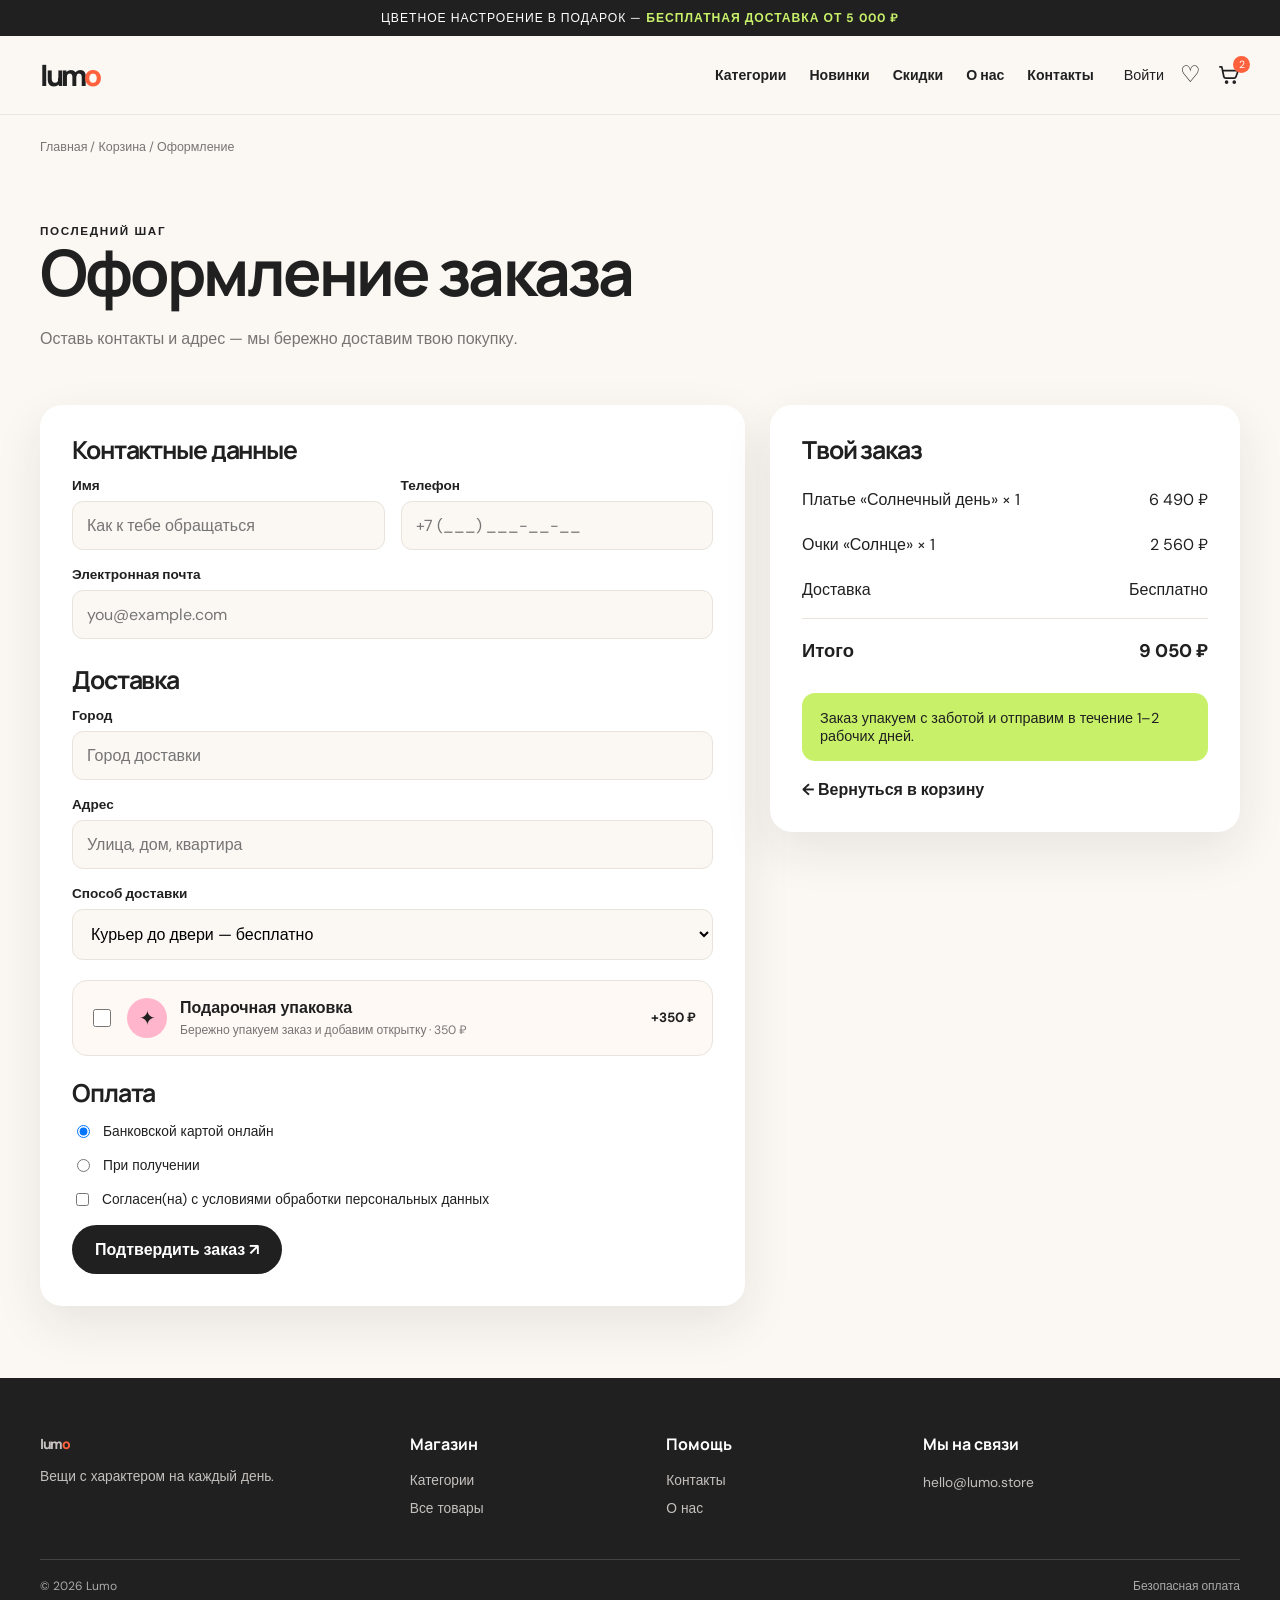
<file: checkout.html>
<!doctype html>
<html lang="ru"><head><meta charset="utf-8"><meta name="viewport" content="width=device-width, initial-scale=1"><title>Оформление заказа — Lumo</title>  <meta name="theme-color" content="#c8f169">
  <link rel="icon" href="favicon.ico" sizes="any">
  <link rel="icon" href="favicon.svg" type="image/svg+xml">
  <link rel="icon" href="favicon-32.png" type="image/png" sizes="32x32">
  <link rel="apple-touch-icon" href="apple-touch-icon.png">
  <link rel="manifest" href="site.webmanifest">
  <link rel="stylesheet" href="styles.css"></head><body>
<div class="announcement">ЦВЕТНОЕ НАСТРОЕНИЕ В ПОДАРОК — <strong>БЕСПЛАТНАЯ ДОСТАВКА ОТ 5 000 ₽</strong></div><header class="header"><div class="container header-inner"><a class="logo" href="index.html">lum<span>o</span></a><details class="menu-toggle"><summary>☰</summary><nav class="nav"><a href="category.html">Категории</a><a href="products.html">Новинки</a><a href="sale.html">Скидки</a><a href="about.html">О нас</a><a href="contact.html">Контакты</a></nav></details><nav class="nav"><a href="category.html">Категории</a><a href="products.html">Новинки</a><a href="sale.html">Скидки</a><a href="about.html">О нас</a><a href="contact.html">Контакты</a></nav><div class="header-actions"><a href="login.html">Войти</a><a class="icon-link wishlist-link" href="wishlist.html" aria-label="&#1048;&#1079;&#1073;&#1088;&#1072;&#1085;&#1085;&#1086;&#1077;" title="&#1048;&#1079;&#1073;&#1088;&#1072;&#1085;&#1085;&#1086;&#1077;">&#9825;</a><a class="icon-link" href="cart.html" aria-label="&#1050;&#1086;&#1088;&#1079;&#1080;&#1085;&#1072;"><svg class="cart-icon" viewBox="0 0 24 24" aria-hidden="true"><path d="M3 4h2l2.1 10.1a2 2 0 0 0 2 1.6h8.8a2 2 0 0 0 1.9-1.4L22 8H6"/><circle cx="10" cy="20" r="1"/><circle cx="18" cy="20" r="1"/></svg><span class="cart-count">2</span></a></div></div></header>
<main class="container"><div class="breadcrumbs"><a href="index.html">Главная</a> / <a href="cart.html">Корзина</a> / Оформление</div><section class="page-intro"><span class="eyebrow">Последний шаг</span><h1>Оформление заказа</h1><p>Оставь контакты и адрес — мы бережно доставим твою покупку.</p></section><div class="columns"><form class="content-card" action="profile.html"><h2 style="font-size:1.55rem">Контактные данные</h2><div class="form-grid"><div class="field"><label for="name">Имя</label><input id="name" name="name" autocomplete="given-name" required placeholder="Как к тебе обращаться"></div><div class="field"><label for="phone">Телефон</label><input id="phone" name="phone" type="tel" autocomplete="tel" required placeholder="+7 (___) ___-__-__"></div></div><div class="field"><label for="email">Электронная почта</label><input id="email" name="email" type="email" autocomplete="email" required placeholder="you@example.com"></div><h2 style="font-size:1.55rem;margin-top:28px">Доставка</h2><div class="field"><label for="city">Город</label><input id="city" name="city" autocomplete="address-level2" required placeholder="Город доставки"></div><div class="field"><label for="address">Адрес</label><input id="address" name="address" autocomplete="street-address" required placeholder="Улица, дом, квартира"></div><div class="field"><label for="delivery">Способ доставки</label><select id="delivery" class="select" style="width:100%"><option>Курьер до двери — бесплатно</option><option>Пункт выдачи заказов</option></select></div><div class="gift-option"><label class="gift-option-label"><input type="checkbox" name="gift-wrap"><span class="gift-icon" aria-hidden="true">✦</span><span><strong>Подарочная упаковка</strong><small>Бережно упакуем заказ и добавим открытку · 350 ₽</small></span><span class="gift-option-price">+350 ₽</span></label></div><h2 style="font-size:1.55rem;margin-top:24px">Оплата</h2><label class="check-row"><input type="radio" name="payment" checked> Банковской картой онлайн</label><label class="check-row"><input type="radio" name="payment"> При получении</label><label class="check-row"><input type="checkbox" required> Согласен(на) с условиями обработки персональных данных</label><button class="button" type="submit">Подтвердить заказ ↗</button></form><aside class="content-card summary-card"><h2 style="font-size:1.55rem">Твой заказ</h2><div class="summary-line"><span>Платье «Солнечный день» × 1</span><span>6 490 ₽</span></div><div class="summary-line"><span>Очки «Солнце» × 1</span><span>2 560 ₽</span></div><div class="summary-line"><span>Доставка</span><span>Бесплатно</span></div><div class="summary-line summary-total"><span>Итого</span><span>9 050 ₽</span></div><div class="notice">Заказ упакуем с заботой и отправим в течение 1–2 рабочих дней.</div><a class="text-link" href="cart.html">← Вернуться в корзину</a></aside></div></main>
<footer class="footer"><div class="container"><div class="footer-grid"><div><a class="logo" href="index.html">lum<span>o</span></a><p>Вещи с характером на каждый день.</p></div><div><h3>Магазин</h3><div class="footer-links"><a href="category.html">Категории</a><a href="products.html">Все товары</a></div></div><div><h3>Помощь</h3><div class="footer-links"><a href="contact.html">Контакты</a><a href="about.html">О нас</a></div></div><div><h3>Мы на связи</h3><p>hello@lumo.store</p></div></div><div class="footer-bottom"><span>© 2026 Lumo</span><span>Безопасная оплата</span></div></div></footer></body></html>
</file>
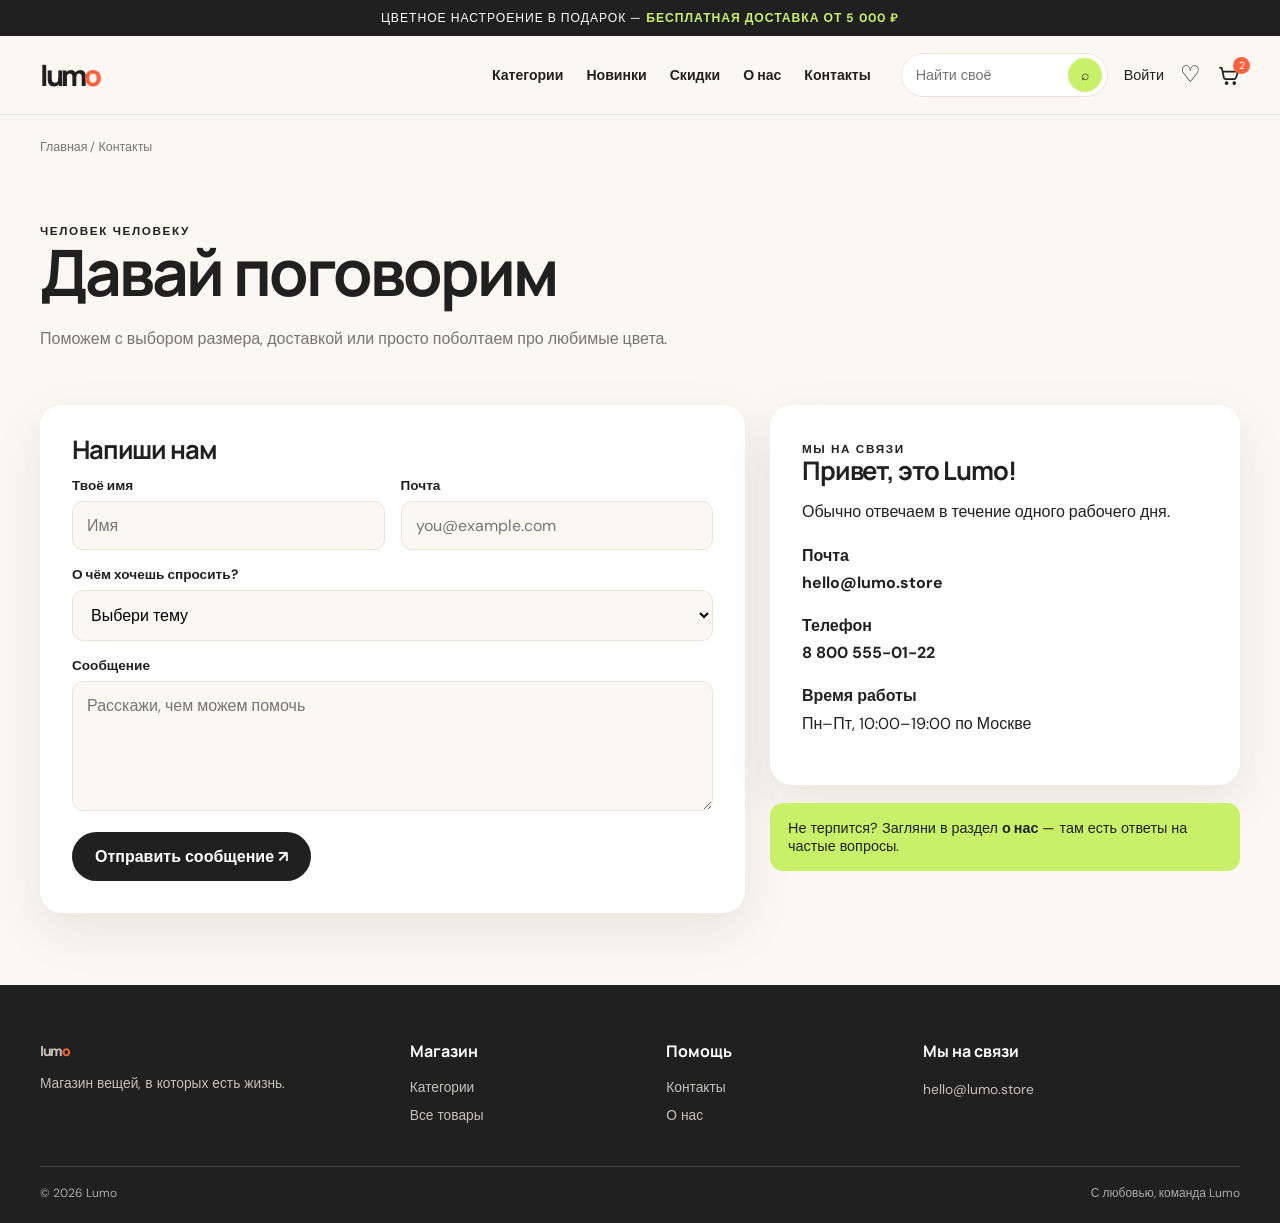
<file: contact.html>
<!doctype html>
<html lang="ru"><head><meta charset="utf-8"><meta name="viewport" content="width=device-width, initial-scale=1"><title>Контакты — Lumo</title>  <meta name="theme-color" content="#c8f169">
  <link rel="icon" href="favicon.ico" sizes="any">
  <link rel="icon" href="favicon.svg" type="image/svg+xml">
  <link rel="icon" href="favicon-32.png" type="image/png" sizes="32x32">
  <link rel="apple-touch-icon" href="apple-touch-icon.png">
  <link rel="manifest" href="site.webmanifest">
  <link rel="stylesheet" href="styles.css"></head><body>
<div class="announcement">ЦВЕТНОЕ НАСТРОЕНИЕ В ПОДАРОК — <strong>БЕСПЛАТНАЯ ДОСТАВКА ОТ 5 000 ₽</strong></div><header class="header"><div class="container header-inner"><a class="logo" href="index.html">lum<span>o</span></a><details class="menu-toggle"><summary>☰</summary><nav class="nav"><a href="category.html">Категории</a><a href="products.html">Новинки</a><a href="sale.html">Скидки</a><a href="about.html">О нас</a><a href="contact.html">Контакты</a></nav></details><nav class="nav"><a href="category.html">Категории</a><a href="products.html">Новинки</a><a href="sale.html">Скидки</a><a href="about.html">О нас</a><a href="contact.html">Контакты</a></nav><div class="header-actions"><form class="search-mini" action="search-result.html"><input name="q" placeholder="Найти своё"><button>⌕</button></form><a href="login.html">Войти</a><a class="icon-link wishlist-link" href="wishlist.html" aria-label="&#1048;&#1079;&#1073;&#1088;&#1072;&#1085;&#1085;&#1086;&#1077;" title="&#1048;&#1079;&#1073;&#1088;&#1072;&#1085;&#1085;&#1086;&#1077;">&#9825;</a><a class="icon-link" href="cart.html" aria-label="&#1050;&#1086;&#1088;&#1079;&#1080;&#1085;&#1072;"><svg class="cart-icon" viewBox="0 0 24 24" aria-hidden="true"><path d="M3 4h2l2.1 10.1a2 2 0 0 0 2 1.6h8.8a2 2 0 0 0 1.9-1.4L22 8H6"/><circle cx="10" cy="20" r="1"/><circle cx="18" cy="20" r="1"/></svg><span class="cart-count">2</span></a></div></div></header>
<main class="container"><div class="breadcrumbs"><a href="index.html">Главная</a> / Контакты</div><section class="page-intro"><span class="eyebrow">Человек человеку</span><h1>Давай поговорим</h1><p>Поможем с выбором размера, доставкой или просто поболтаем про любимые цвета.</p></section><div class="columns"><form class="content-card" action="contact.html"><h2 style="font-size:1.6rem">Напиши нам</h2><div class="form-grid"><div class="field"><label for="contact-name">Твоё имя</label><input id="contact-name" required placeholder="Имя"></div><div class="field"><label for="contact-email">Почта</label><input id="contact-email" type="email" required placeholder="you@example.com"></div></div><div class="field"><label for="topic">О чём хочешь спросить?</label><select id="topic" class="select" style="width:100%"><option>Выбери тему</option><option>Мой заказ</option><option>Размер и посадка</option><option>Доставка и возврат</option><option>Другое</option></select></div><div class="field"><label for="message">Сообщение</label><textarea id="message" required placeholder="Расскажи, чем можем помочь"></textarea></div><button class="button">Отправить сообщение ↗</button></form><aside><div class="content-card"><span class="eyebrow">Мы на связи</span><h2 style="font-size:1.6rem">Привет, это Lumo!</h2><p>Обычно отвечаем в течение одного рабочего дня.</p><p><strong>Почта</strong><br><a class="text-link" href="mailto:hello@lumo.store">hello@lumo.store</a></p><p><strong>Телефон</strong><br><a class="text-link" href="tel:+78005550122">8 800 555-01-22</a></p><p><strong>Время работы</strong><br>Пн–Пт, 10:00–19:00 по Москве</p></div><div class="notice">Не терпится? Загляни в раздел <a class="text-link" href="about.html">о нас</a> — там есть ответы на частые вопросы.</div></aside></div></main>
<footer class="footer"><div class="container"><div class="footer-grid"><div><a class="logo" href="index.html">lum<span>o</span></a><p>Магазин вещей, в которых есть жизнь.</p></div><div><h3>Магазин</h3><div class="footer-links"><a href="category.html">Категории</a><a href="products.html">Все товары</a></div></div><div><h3>Помощь</h3><div class="footer-links"><a href="contact.html">Контакты</a><a href="about.html">О нас</a></div></div><div><h3>Мы на связи</h3><p>hello@lumo.store</p></div></div><div class="footer-bottom"><span>© 2026 Lumo</span><span>С любовью, команда Lumo</span></div></div></footer></body></html>
</file>
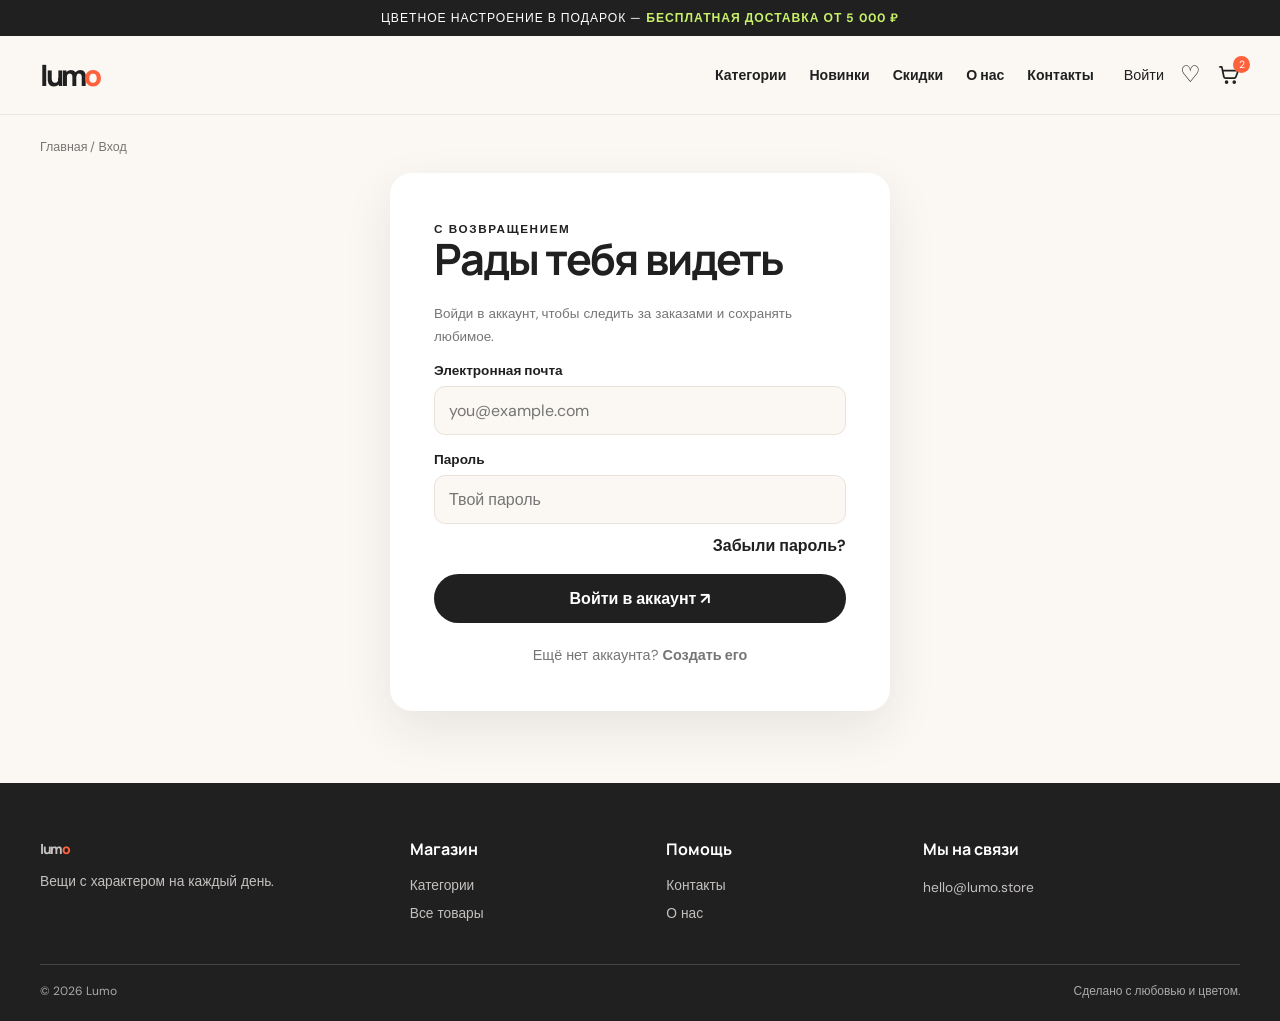
<file: login.html>
<!doctype html>
<html lang="ru"><head><meta charset="utf-8"><meta name="viewport" content="width=device-width, initial-scale=1"><title>Вход — Lumo</title>  <meta name="theme-color" content="#c8f169">
  <link rel="icon" href="favicon.ico" sizes="any">
  <link rel="icon" href="favicon.svg" type="image/svg+xml">
  <link rel="icon" href="favicon-32.png" type="image/png" sizes="32x32">
  <link rel="apple-touch-icon" href="apple-touch-icon.png">
  <link rel="manifest" href="site.webmanifest">
  <link rel="stylesheet" href="styles.css"></head><body>
<div class="announcement">ЦВЕТНОЕ НАСТРОЕНИЕ В ПОДАРОК — <strong>БЕСПЛАТНАЯ ДОСТАВКА ОТ 5 000 ₽</strong></div><header class="header"><div class="container header-inner"><a class="logo" href="index.html">lum<span>o</span></a><details class="menu-toggle"><summary>☰</summary><nav class="nav"><a href="category.html">Категории</a><a href="products.html">Новинки</a><a href="sale.html">Скидки</a><a href="about.html">О нас</a><a href="contact.html">Контакты</a></nav></details><nav class="nav"><a href="category.html">Категории</a><a href="products.html">Новинки</a><a href="sale.html">Скидки</a><a href="about.html">О нас</a><a href="contact.html">Контакты</a></nav><div class="header-actions"><a href="login.html">Войти</a><a class="icon-link wishlist-link" href="wishlist.html" aria-label="&#1048;&#1079;&#1073;&#1088;&#1072;&#1085;&#1085;&#1086;&#1077;" title="&#1048;&#1079;&#1073;&#1088;&#1072;&#1085;&#1085;&#1086;&#1077;">&#9825;</a><a class="icon-link" href="cart.html" aria-label="&#1050;&#1086;&#1088;&#1079;&#1080;&#1085;&#1072;"><svg class="cart-icon" viewBox="0 0 24 24" aria-hidden="true"><path d="M3 4h2l2.1 10.1a2 2 0 0 0 2 1.6h8.8a2 2 0 0 0 1.9-1.4L22 8H6"/><circle cx="10" cy="20" r="1"/><circle cx="18" cy="20" r="1"/></svg><span class="cart-count">2</span></a></div></div></header>
<main class="container"><div class="breadcrumbs"><a href="index.html">Главная</a> / Вход</div><section class="auth-wrap"><div class="content-card"><span class="eyebrow">С возвращением</span><h1>Рады тебя видеть</h1><p class="form-note">Войди в аккаунт, чтобы следить за заказами и сохранять любимое.</p><form action="profile.html"><div class="field"><label for="email">Электронная почта</label><input id="email" type="email" autocomplete="email" required placeholder="you@example.com"></div><div class="field"><label for="password">Пароль</label><input id="password" type="password" autocomplete="current-password" required placeholder="Твой пароль"></div><div style="text-align:right;margin:-5px 0 18px"><a class="text-link" href="contact.html">Забыли пароль?</a></div><button class="button" style="width:100%">Войти в аккаунт ↗</button></form><p class="auth-link">Ещё нет аккаунта? <a class="text-link" href="register.html">Создать его</a></p></div></section></main>
<footer class="footer"><div class="container"><div class="footer-grid"><div><a class="logo" href="index.html">lum<span>o</span></a><p>Вещи с характером на каждый день.</p></div><div><h3>Магазин</h3><div class="footer-links"><a href="category.html">Категории</a><a href="products.html">Все товары</a></div></div><div><h3>Помощь</h3><div class="footer-links"><a href="contact.html">Контакты</a><a href="about.html">О нас</a></div></div><div><h3>Мы на связи</h3><p>hello@lumo.store</p></div></div><div class="footer-bottom"><span>© 2026 Lumo</span><span>Сделано с любовью и цветом.</span></div></div></footer></body></html>
</file>
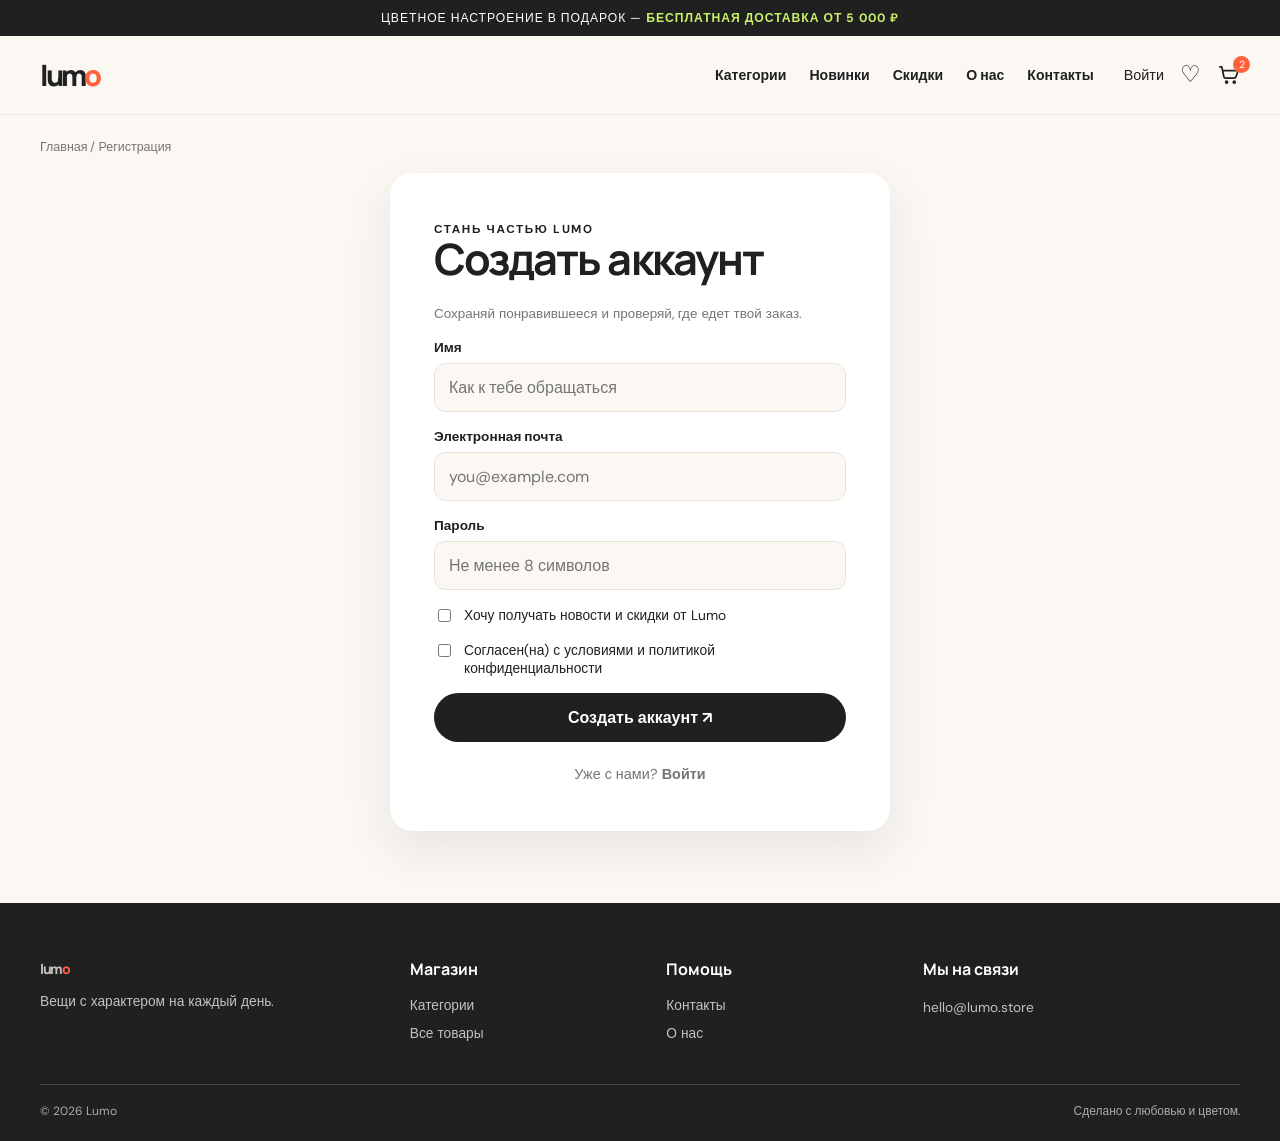
<file: register.html>
<!doctype html>
<html lang="ru"><head><meta charset="utf-8"><meta name="viewport" content="width=device-width, initial-scale=1"><title>Регистрация — Lumo</title>  <meta name="theme-color" content="#c8f169">
  <link rel="icon" href="favicon.ico" sizes="any">
  <link rel="icon" href="favicon.svg" type="image/svg+xml">
  <link rel="icon" href="favicon-32.png" type="image/png" sizes="32x32">
  <link rel="apple-touch-icon" href="apple-touch-icon.png">
  <link rel="manifest" href="site.webmanifest">
  <link rel="stylesheet" href="styles.css"></head><body>
<div class="announcement">ЦВЕТНОЕ НАСТРОЕНИЕ В ПОДАРОК — <strong>БЕСПЛАТНАЯ ДОСТАВКА ОТ 5 000 ₽</strong></div><header class="header"><div class="container header-inner"><a class="logo" href="index.html">lum<span>o</span></a><details class="menu-toggle"><summary>☰</summary><nav class="nav"><a href="category.html">Категории</a><a href="products.html">Новинки</a><a href="sale.html">Скидки</a><a href="about.html">О нас</a><a href="contact.html">Контакты</a></nav></details><nav class="nav"><a href="category.html">Категории</a><a href="products.html">Новинки</a><a href="sale.html">Скидки</a><a href="about.html">О нас</a><a href="contact.html">Контакты</a></nav><div class="header-actions"><a href="login.html">Войти</a><a class="icon-link wishlist-link" href="wishlist.html" aria-label="&#1048;&#1079;&#1073;&#1088;&#1072;&#1085;&#1085;&#1086;&#1077;" title="&#1048;&#1079;&#1073;&#1088;&#1072;&#1085;&#1085;&#1086;&#1077;">&#9825;</a><a class="icon-link" href="cart.html" aria-label="&#1050;&#1086;&#1088;&#1079;&#1080;&#1085;&#1072;"><svg class="cart-icon" viewBox="0 0 24 24" aria-hidden="true"><path d="M3 4h2l2.1 10.1a2 2 0 0 0 2 1.6h8.8a2 2 0 0 0 1.9-1.4L22 8H6"/><circle cx="10" cy="20" r="1"/><circle cx="18" cy="20" r="1"/></svg><span class="cart-count">2</span></a></div></div></header>
<main class="container"><div class="breadcrumbs"><a href="index.html">Главная</a> / Регистрация</div><section class="auth-wrap"><div class="content-card"><span class="eyebrow">Стань частью Lumo</span><h1>Создать аккаунт</h1><p class="form-note">Сохраняй понравившееся и проверяй, где едет твой заказ.</p><form action="profile.html"><div class="field"><label for="name">Имя</label><input id="name" autocomplete="given-name" required placeholder="Как к тебе обращаться"></div><div class="field"><label for="email">Электронная почта</label><input id="email" type="email" autocomplete="email" required placeholder="you@example.com"></div><div class="field"><label for="password">Пароль</label><input id="password" type="password" autocomplete="new-password" minlength="8" required placeholder="Не менее 8 символов"></div><label class="check-row"><input type="checkbox"> Хочу получать новости и скидки от Lumo</label><label class="check-row"><input type="checkbox" required> Согласен(на) с условиями и политикой конфиденциальности</label><button class="button" style="width:100%">Создать аккаунт ↗</button></form><p class="auth-link">Уже с нами? <a class="text-link" href="login.html">Войти</a></p></div></section></main>
<footer class="footer"><div class="container"><div class="footer-grid"><div><a class="logo" href="index.html">lum<span>o</span></a><p>Вещи с характером на каждый день.</p></div><div><h3>Магазин</h3><div class="footer-links"><a href="category.html">Категории</a><a href="products.html">Все товары</a></div></div><div><h3>Помощь</h3><div class="footer-links"><a href="contact.html">Контакты</a><a href="about.html">О нас</a></div></div><div><h3>Мы на связи</h3><p>hello@lumo.store</p></div></div><div class="footer-bottom"><span>© 2026 Lumo</span><span>Сделано с любовью и цветом.</span></div></div></footer></body></html>
</file>
<file: styles.css>
@import url('https://fonts.googleapis.com/css2?family=DM+Sans:wght@400;500;600;700&family=Manrope:wght@400;500;600;700;800&display=swap');

:root {
  --ink: #202021;
  --muted: #777474;
  --paper: #fbf8f3;
  --white: #fff;
  --orange: #ff613d;
  --lime: #c8f169;
  --lilac: #d8c6ff;
  --pink: #ffb6cc;
  --line: #e9e3dc;
  --radius: 22px;
  --shadow: 0 18px 50px rgba(38, 27, 18, .09);
}

* { box-sizing: border-box; }
html { scroll-behavior: smooth; }
body { margin: 0; background: var(--paper); color: var(--ink); font-family: 'DM Sans', sans-serif; }
img { display: block; max-width: 100%; }
a { color: inherit; text-decoration: none; }
button, input, select, textarea { font: inherit; }
button, .button { cursor: pointer; }
h1, h2, h3, p { margin-top: 0; }
h1, h2, h3 { font-family: Manrope, sans-serif; letter-spacing: -.045em; }
h1 { font-size: clamp(2.6rem, 6vw, 5.6rem); line-height: .99; margin-bottom: 22px; }
h2 { font-size: clamp(2rem, 4vw, 3.4rem); line-height: 1.05; margin-bottom: 14px; }
p { line-height: 1.7; }
.container { width: min(1200px, calc(100% - 48px)); margin-inline: auto; }
.announcement { background: var(--ink); color: white; text-align: center; padding: 10px 16px; font-size: .76rem; letter-spacing: .08em; }
.announcement strong { color: var(--lime); }
.header { position: sticky; z-index: 10; top: 0; background: rgba(251,248,243,.94); backdrop-filter: blur(14px); border-bottom: 1px solid rgba(32,32,33,.08); }
.header-inner { min-height: 78px; display: flex; align-items: center; gap: 30px; }
.logo { font: 800 1.8rem Manrope, sans-serif; letter-spacing: -.1em; }
.logo span { color: var(--orange); }
.nav { display: flex; gap: 23px; align-items: center; margin-left: auto; font-size: .88rem; font-weight: 600; }
.nav a:hover, .text-link:hover { color: var(--orange); }
.header-actions { display: flex; gap: 16px; align-items: center; font-size: .9rem; }
.search-mini { display: flex; align-items: center; gap: 4px; padding: 4px 5px 4px 14px; border: 1px solid var(--line); border-radius: 999px; background: white; transition: border-color .2s, box-shadow .2s; }
.search-mini:focus-within { border-color: var(--orange); box-shadow: 0 0 0 3px rgba(255, 97, 61, .12); }
.search-mini input { width: 148px; border: 0; outline: 0; padding: 7px 0; background: transparent; }
.search-mini button { width: 34px; height: 34px; flex: 0 0 auto; border: 0; border-radius: 50%; background: var(--lime); color: var(--ink); cursor: pointer; transition: background .2s, color .2s; }
.search-mini button:hover { background: var(--orange); color: white; }
.icon-link { font-size: 1.2rem; position: relative; }
.wishlist-link { font-size: 1.45rem; line-height: 1; }
.cart-icon { display: block; width: 23px; height: 23px; fill: none; stroke: currentColor; stroke-linecap: round; stroke-linejoin: round; stroke-width: 1.8; }
.cart-count { position: absolute; right: -10px; top: -7px; min-width: 17px; height: 17px; border-radius: 50%; display: grid; place-items: center; background: var(--orange); color: white; font-size: .65rem; }
.menu-toggle { display: none; }
.hero { padding: 38px 0 64px; }
.hero-slider { position: relative; }
.slider-radio { position: absolute; width: 1px; height: 1px; padding: 0; margin: -1px; overflow: hidden; clip: rect(0, 0, 0, 0); white-space: nowrap; border: 0; }
.hero-slides { display: grid; overflow: hidden; border-radius: 30px; }
.hero-grid { min-height: 520px; display: grid; grid-template-columns: 1fr 1fr; overflow: hidden; border-radius: 30px; background: var(--lime); }
.hero-slide { grid-area: 1 / 1; min-width: 0; margin: 0; opacity: 0; visibility: hidden; pointer-events: none; transform: translateX(24px); transition: opacity .55s ease, transform .55s ease, visibility .55s; }
.slide-two { background: var(--lilac); }
.slide-three { background: var(--pink); }
#hero-slide-1:checked ~ .hero-slides .slide-one,
#hero-slide-2:checked ~ .hero-slides .slide-two,
#hero-slide-3:checked ~ .hero-slides .slide-three { opacity: 1; visibility: visible; pointer-events: auto; transform: translateX(0); z-index: 1; }
.hero-copy { display: flex; flex-direction: column; align-items: flex-start; justify-content: center; padding: clamp(32px, 6vw, 78px); }
.hero-slide .hero-copy { padding-bottom: 96px; }
.eyebrow { font-size: .73rem; font-weight: 700; letter-spacing: .14em; text-transform: uppercase; margin-bottom: 18px; }
.hero h1 { max-width: 560px; }
.hero-copy p { max-width: 400px; margin-bottom: 28px; }
.hero-media { position: relative; min-height: 430px; background: #f69c80; }
.hero-media img { width: 100%; height: 100%; object-fit: cover; }
.hero-sticker { position: absolute; right: 26px; bottom: 26px; background: var(--pink); border-radius: 50%; width: 116px; height: 116px; display: grid; place-items: center; text-align: center; font-weight: 800; transform: rotate(10deg); }
.slide-two .hero-sticker { background: var(--lime); }
.slide-three .hero-sticker { background: #ffca73; }
.slider-controls { position: absolute; z-index: 2; left: clamp(32px, 6vw, 78px); bottom: 24px; display: flex; align-items: center; gap: 9px; }
.slider-arrow { width: 34px; height: 34px; border: 1px solid rgba(32,32,33,.32); border-radius: 50%; display: grid; place-items: center; font-size: 1.1rem; line-height: 1; cursor: pointer; transition: color .2s, background .2s, border-color .2s; }
.slider-arrow:hover { background: var(--ink); border-color: var(--ink); color: white; }
.slider-dot { width: 9px; height: 9px; margin-left: 3px; border-radius: 50%; background: rgba(32,32,33,.3); cursor: pointer; transition: width .25s, background .25s; }
#hero-slide-1:checked ~ .hero-slides .slide-one .slider-dot[for="hero-slide-1"],
#hero-slide-2:checked ~ .hero-slides .slide-two .slider-dot[for="hero-slide-2"],
#hero-slide-3:checked ~ .hero-slides .slide-three .slider-dot[for="hero-slide-3"] { width: 24px; border-radius: 10px; background: var(--ink); }
#hero-slide-1:focus-visible ~ .hero-slides .slide-one .slider-dot[for="hero-slide-1"],
#hero-slide-2:focus-visible ~ .hero-slides .slide-two .slider-dot[for="hero-slide-2"],
#hero-slide-3:focus-visible ~ .hero-slides .slide-three .slider-dot[for="hero-slide-3"] { outline: 2px solid var(--orange); outline-offset: 3px; }
.button { display: inline-flex; justify-content: center; align-items: center; gap: 10px; padding: 14px 23px; border: 0; border-radius: 100px; background: var(--ink); color: white; font-weight: 700; transition: transform .2s, background .2s; }
.button:hover { transform: translateY(-2px); background: var(--orange); }
.button-light { background: white; color: var(--ink); }
.button-outline { color: var(--ink); background: transparent; border: 1px solid var(--ink); }
.button-small { padding: 10px 16px; font-size: .85rem; }
.section { padding: 52px 0; }
.section-head { display: flex; justify-content: space-between; align-items: end; gap: 20px; margin-bottom: 26px; }
.section-head p { color: var(--muted); margin-bottom: 3px; }
.text-link { font-weight: 700; white-space: nowrap; }
.category-grid { display: grid; grid-template-columns: repeat(4, 1fr); gap: 16px; }
.category-card { position: relative; min-height: 310px; overflow: hidden; border-radius: var(--radius); background: var(--pink); }
.category-card:nth-child(2) { background: var(--lilac); }
.category-card:nth-child(3) { background: #a6d4c6; }
.category-card:nth-child(4) { background: #ffca73; }
.category-card img { height: 310px; width: 100%; object-fit: cover; mix-blend-mode: multiply; transition: transform .5s; }
.category-card:hover img { transform: scale(1.05); }
.category-card h3 { position: absolute; left: 18px; bottom: 12px; font-size: 1.4rem; margin: 0; }
.product-grid { display: grid; grid-template-columns: repeat(4, 1fr); gap: 17px; }
.product-card { min-width: 0; animation: card-arrive .55s both; }
.product-card:nth-child(2) { animation-delay: .06s; }
.product-card:nth-child(3) { animation-delay: .12s; }
.product-card:nth-child(4) { animation-delay: .18s; }
@keyframes card-arrive { from { opacity: 0; transform: translateY(12px); } to { opacity: 1; transform: translateY(0); } }
.product-image { position: relative; overflow: hidden; display: block; aspect-ratio: .88; border-radius: 18px; background: #eee6de; }
.product-image img { width: 100%; height: 100%; object-fit: cover; filter: saturate(.9) brightness(1.015); transition: transform .45s, filter .45s; }
.product-card:hover .product-image img { transform: scale(1.045); }
.product-image::after { content: 'Посмотреть товар  ↗'; position: absolute; right: 10px; bottom: 10px; left: 10px; padding: 11px; border-radius: 50px; background: rgba(255,255,255,.94); color: var(--ink); text-align: center; font-size: .8rem; font-weight: 700; opacity: 0; transform: translateY(7px); transition: opacity .2s, transform .2s; }
.product-card:hover .product-image::after, .product-image:focus-visible::after { opacity: 1; transform: translateY(0); }
.product-card:focus-within .product-image::after { opacity: 1; transform: translateY(0); }
.badge { position: absolute; left: 12px; top: 12px; border-radius: 50px; padding: 7px 10px; background: var(--lime); font-size: .67rem; font-weight: 800; text-transform: uppercase; letter-spacing: .06em; }
.badge-sale { background: var(--orange); color: white; }
.badge-stock { background: var(--ink); color: white; text-transform: none; letter-spacing: 0; }
.product-info { display: flex; justify-content: space-between; gap: 8px; padding: 12px 2px; }
.product-info h3 { font: 600 .96rem 'DM Sans', sans-serif; letter-spacing: 0; margin: 0 0 4px; }
.product-info p { margin: 0; color: var(--muted); font-size: .82rem; }
.price { font-weight: 700; white-space: nowrap; }
.old-price { color: #9a9490; font-weight: 400; text-decoration: line-through; margin-right: 5px; }
.promo { margin: 45px auto; padding: 52px; border-radius: 26px; background: var(--lilac); display: grid; grid-template-columns: 1fr auto; align-items: center; gap: 24px; }
.promo p { max-width: 560px; margin-bottom: 0; }
.gift-feature { display: grid; grid-template-columns: 1fr 1fr; min-height: 390px; overflow: hidden; border-radius: 26px; background: var(--pink); }
.gift-feature-copy { display: flex; flex-direction: column; align-items: flex-start; justify-content: center; padding: clamp(28px, 6vw, 68px); }
.gift-feature-copy h2 { max-width: 520px; }
.gift-feature-copy p { max-width: 440px; margin-bottom: 23px; }
.gift-feature-copy .button { color: var(--ink); }
.gift-feature-photo { position: relative; min-height: 330px; overflow: hidden; background: #ffca73; }
.gift-feature-photo img { width: 100%; height: 100%; object-fit: cover; transition: transform .5s; }
.gift-feature:hover .gift-feature-photo img { transform: scale(1.04); }
.gift-feature-note { position: absolute; right: 22px; bottom: 22px; width: 96px; height: 96px; display: grid; place-items: center; border-radius: 50%; background: var(--lime); text-align: center; font-size: .82rem; font-weight: 800; transform: rotate(8deg); }
.benefits { display: grid; grid-template-columns: repeat(3, 1fr); gap: 20px; padding: 38px 0; border-top: 1px solid var(--line); border-bottom: 1px solid var(--line); }
.benefit { display: flex; gap: 14px; align-items: center; }
.benefit-icon { width: 48px; height: 48px; display: grid; place-items: center; flex: 0 0 auto; background: var(--lime); border-radius: 50%; font-size: 1.3rem; }
.benefit strong { display: block; margin-bottom: 4px; }
.benefit span { color: var(--muted); font-size: .84rem; }
.page-intro { padding: 64px 0 36px; }
.page-intro h1 { font-size: clamp(2.5rem, 5vw, 4.4rem); }
.page-intro p { max-width: 650px; color: var(--muted); }
.breadcrumbs { padding-top: 24px; font-size: .78rem; color: var(--muted); }
.breadcrumbs a:hover { color: var(--orange); }
.filter-bar { display: flex; align-items: center; justify-content: space-between; gap: 16px; margin-bottom: 26px; }
.filter-chips { display: flex; gap: 8px; flex-wrap: wrap; }
.chip { border: 1px solid var(--line); border-radius: 50px; padding: 9px 14px; background: transparent; font-size: .83rem; }
.chip.active, .chip:hover { background: var(--ink); border-color: var(--ink); color: white; }
.select { border: 1px solid var(--line); background: transparent; padding: 10px 14px; border-radius: 10px; }
.detail-grid { display: grid; grid-template-columns: 1.1fr .9fr; gap: 64px; align-items: start; padding: 30px 0 60px; }
.detail-photo { border-radius: 24px; overflow: hidden; background: #eee6de; }
.detail-photo img { width: 100%; height: 620px; object-fit: cover; }
.detail-copy { position: sticky; top: 110px; padding-top: 25px; }
.detail-copy h1 { font-size: clamp(2.5rem, 4vw, 4rem); }
.detail-price { font-size: 1.35rem; font-weight: 700; margin: 14px 0; }
.rating { display: inline-flex; align-items: center; gap: 8px; font-size: .86rem; }
.rating-link { margin-top: 2px; }
.rating-link:hover { color: var(--orange); }
.stars { color: #e99a30; letter-spacing: .08em; }
.rating-summary { display: flex; align-items: center; gap: 9px; font-size: .86rem; }
.rating-summary strong { font-size: 1.2rem; }
.rating-summary > span:last-child { color: var(--muted); }
.stock-status { display: flex; align-items: center; gap: 8px; margin: 0 0 18px; color: #47733c; font-size: .85rem; font-weight: 700; }
.stock-status span { width: 9px; height: 9px; border-radius: 50%; background: #68a754; box-shadow: 0 0 0 4px rgba(104,167,84,.14); }
.detail-copy .muted { color: var(--muted); }
.option-label { display: block; font-weight: 700; margin: 24px 0 10px; }
.size-guide-link { float: right; color: var(--muted); font-size: .8rem; font-weight: 500; text-decoration: underline; text-underline-offset: 3px; }
.size-table-wrap { overflow-x: auto; border: 1px solid var(--line); border-radius: 12px; }
.size-table { width: 100%; border-collapse: collapse; background: white; font-size: .78rem; text-align: center; }
.size-table th, .size-table td { padding: 10px 8px; border-bottom: 1px solid var(--line); white-space: nowrap; }
.size-table thead { background: #f3eee7; }
.size-table tbody tr:last-child th, .size-table tbody tr:last-child td { border-bottom: 0; }
.swatches, .sizes { display: flex; gap: 9px; }
.swatch { width: 32px; height: 32px; border-radius: 50%; border: 2px solid white; outline: 1px solid #bbb; }
.size { border: 1px solid var(--line); background: transparent; min-width: 45px; height: 42px; border-radius: 9px; }
.size:hover, .size:focus { border-color: var(--ink); background: var(--ink); color: white; }
.quantity { width: 72px; height: 48px; padding: 8px; border: 1px solid var(--line); border-radius: 10px; }
.detail-buy { display: flex; gap: 12px; margin: 27px 0; }
.detail-buy .button { flex: 1; }
.review-grid { display: grid; grid-template-columns: repeat(3, 1fr); gap: 16px; }
.review-card { padding: 22px; border: 1px solid var(--line); border-radius: 18px; background: white; }
.review-card-top { display: flex; flex-wrap: wrap; justify-content: space-between; align-items: center; gap: 8px; }
.review-verified { color: #47733c; font-size: .68rem; font-weight: 600; }
.review-card h3 { margin: 15px 0 8px; font: 700 1rem 'DM Sans', sans-serif; letter-spacing: 0; }
.review-card p { color: var(--muted); font-size: .87rem; }
.review-card > strong { font-size: .8rem; }
.gift-option { margin: 20px 0 24px; }
.gift-option-label { display: flex; align-items: center; gap: 13px; padding: 16px; border: 1px solid var(--line); border-radius: 15px; background: #fff9f5; cursor: pointer; }
.gift-option-label > input { width: 18px; height: 18px; accent-color: var(--orange); flex: 0 0 auto; }
.gift-icon { width: 40px; height: 40px; display: grid; place-items: center; flex: 0 0 auto; border-radius: 50%; background: var(--pink); font-size: 1.25rem; }
.gift-option-label strong, .gift-option-label small { display: block; }
.gift-option-label small { margin-top: 4px; color: var(--muted); font-size: .76rem; line-height: 1.4; }
.gift-option-price { margin-left: auto; font-size: .84rem; font-weight: 700; white-space: nowrap; }
.content-card { min-width: 0; padding: 32px; background: white; border-radius: var(--radius); box-shadow: var(--shadow); }
.form-grid { display: grid; grid-template-columns: repeat(2, minmax(0, 1fr)); gap: 16px; }
.form-grid > *, .columns > *, .field { min-width: 0; }
.field { margin-bottom: 16px; }
.field label { display: block; margin-bottom: 7px; font-size: .85rem; font-weight: 700; }
.field input, .field textarea, .field select { width: 100%; min-width: 0; max-width: 100%; padding: 13px 14px; border: 1px solid var(--line); border-radius: 11px; background: var(--paper); outline: none; }
.field input:focus, .field textarea:focus { border-color: var(--orange); }
.field textarea { min-height: 130px; resize: vertical; }
.check-row { display: flex; align-items: flex-start; min-width: 0; gap: 10px; margin: 16px 0; font-size: .86rem; overflow-wrap: anywhere; }
.check-row input { flex: 0 0 auto; }
.form-note { color: var(--muted); font-size: .84rem; }
.auth-wrap { width: min(500px, 100%); margin: 18px auto 70px; }
.auth-wrap .content-card { padding: clamp(24px, 5vw, 44px); }
.auth-wrap h1 { font-size: 2.7rem; }
.auth-link { text-align: center; color: var(--muted); margin: 20px 0 0; font-size: .9rem; }
.columns { display: grid; grid-template-columns: minmax(0, 1.2fr) minmax(0, .8fr); gap: 25px; align-items: start; }
.cart-row { display: grid; grid-template-columns: 100px 1fr auto; gap: 18px; align-items: center; padding: 17px 0; border-bottom: 1px solid var(--line); }
.cart-row img { width: 100px; height: 110px; border-radius: 12px; object-fit: cover; }
.cart-row h3 { font: 700 1rem 'DM Sans', sans-serif; letter-spacing: 0; margin: 0 0 6px; }
.cart-row p { color: var(--muted); font-size: .82rem; margin: 0; }
.cart-price { font-weight: 700; }
.cart-remove { display: block; margin-top: 8px; padding: 0; border: 0; background: transparent; color: var(--muted); font: inherit; font-size: .8rem; text-decoration: underline; text-underline-offset: 3px; }
.cart-remove:hover { color: var(--orange); }
.cart-empty { padding: 18px 0; }
.summary-line { display: flex; justify-content: space-between; gap: 18px; padding: 12px 0; }
.summary-total { border-top: 1px solid var(--line); font-weight: 800; font-size: 1.15rem; margin-top: 6px; padding-top: 20px; }
.summary-card .button { width: 100%; margin-top: 16px; }
.summary-card .button[hidden] { display: none; }
.notice { padding: 16px 18px; background: var(--lime); border-radius: 13px; margin: 18px 0; font-size: .9rem; }
.story-grid { display: grid; grid-template-columns: 1fr 1fr; gap: 48px; align-items: center; }
.story-image { border-radius: 24px; overflow: hidden; height: 480px; background: var(--pink); }
.story-image img { width: 100%; height: 100%; object-fit: cover; }
.stat-grid { display: grid; grid-template-columns: repeat(3, 1fr); gap: 16px; margin: 32px 0; }
.stat { padding: 22px; border-radius: 16px; background: white; }
.stat strong { display: block; font: 800 2rem Manrope, sans-serif; color: var(--orange); }
.stat span { color: var(--muted); font-size: .85rem; }
.footer { margin-top: 72px; background: var(--ink); color: white; padding: 55px 0 22px; }
.footer-grid { display: grid; grid-template-columns: 1.5fr 1fr 1fr 1.4fr; gap: 30px; padding-bottom: 42px; }
.footer .logo { display: inline-block; margin-bottom: 12px; }
.footer p, .footer a { color: #c4c0bd; font-size: .86rem; }
.footer h3 { font-size: 1rem; letter-spacing: 0; }
.footer-links { display: grid; gap: 10px; }
.newsletter { display: flex; gap: 6px; margin-top: 14px; }
.newsletter input { min-width: 0; width: 100%; border: 0; border-radius: 50px; padding: 12px 14px; }
.newsletter button { border: 0; border-radius: 50px; background: var(--lime); padding: 0 15px; font-weight: 700; }
.footer-bottom { border-top: 1px solid #454444; padding-top: 18px; color: #aaa; font-size: .75rem; display: flex; justify-content: space-between; }

@media (max-width: 900px) {
  .header-inner { gap: 14px; }
  .nav { gap: 10px; font-size: .8rem; }
  .header-actions { gap: 10px; }
  .header-actions .search-mini input { width: 82px; }
  .category-grid, .product-grid { grid-template-columns: repeat(2, 1fr); }
  .hero-grid { min-height: 440px; }
  .detail-grid { gap: 30px; }
  .detail-photo img { height: 520px; }
  .review-grid { grid-template-columns: 1fr 1fr; }
  .gift-feature { min-height: 330px; }
  .footer-grid { grid-template-columns: 1fr 1fr; }
}
@media (max-width: 650px) {
  .container { width: min(100% - 32px, 1200px); }
  .announcement { font-size: .66rem; }
  .header-inner { min-height: 66px; gap: 12px; flex-wrap: wrap; padding-block: 10px; }
  .logo { font-size: 1.55rem; }
  .menu-toggle { display: block; font-size: 1.5rem; line-height: 1; }
  .menu-toggle summary { list-style: none; cursor: pointer; }
  .menu-toggle summary::-webkit-details-marker { display: none; }
  .nav { display: none; position: absolute; top: 106px; left: 0; right: 0; padding: 20px 24px 24px; background: var(--paper); border-bottom: 1px solid var(--line); align-items: stretch; flex-direction: column; gap: 0; }
  .menu-toggle[open] .nav { display: flex; }
  .nav a { padding: 12px 0; border-bottom: 1px solid var(--line); }
  .header-actions { width: 100%; margin-left: 0; gap: 12px; display: grid; grid-template-columns: 1fr auto auto auto; }
  .header-actions .search-mini { display: flex; grid-column: 1 / -1; width: 100%; }
  .header-actions .search-mini input { width: 100%; }
  .header-actions > a:first-child { display: none; }
  .hero { padding: 18px 0 30px; }
  .hero-grid, .hero-slide { display: grid; grid-template-columns: 1fr; grid-area: 1 / 1; }
  .hero-slide .hero-copy { padding: 35px 25px 86px; }
  .hero-copy h1 { font-size: 3.1rem; }
  .hero-media { min-height: 290px; }
  .hero-sticker { width: 90px; height: 90px; font-size: .85rem; }
  .slider-controls { left: 25px; bottom: 24px; gap: 8px; }
  .slider-arrow { width: 32px; height: 32px; }
  .section { padding: 35px 0; }
  .section-head { align-items: flex-start; flex-direction: column; margin-bottom: 20px; }
  .category-grid { gap: 10px; }
  .category-card, .category-card img { min-height: 205px; height: 205px; }
  .category-card h3 { font-size: 1rem; left: 12px; }
  .product-grid { gap: 10px; }
  .product-image { border-radius: 13px; }
  .badge { top: 8px; left: 8px; font-size: .58rem; padding: 6px 8px; }
  .product-info { flex-direction: column; gap: 4px; padding: 9px 1px; }
  .product-info h3 { font-size: .87rem; }
  .product-info p { font-size: .74rem; }
  .promo { margin: 28px auto; padding: 28px 24px; grid-template-columns: 1fr; }
  .gift-feature { grid-template-columns: 1fr; }
  .gift-feature-copy { padding: 30px 24px; }
  .gift-feature-photo { min-height: 250px; }
  .benefits { grid-template-columns: 1fr; gap: 18px; padding: 25px 0; }
  .page-intro { padding: 40px 0 20px; }
  .filter-bar { align-items: flex-start; flex-direction: column; }
  .detail-grid { grid-template-columns: 1fr; gap: 8px; padding: 15px 0 35px; }
  .detail-photo img { height: auto; max-height: 520px; }
  .detail-copy { position: static; padding-top: 16px; }
  .detail-copy h1 { font-size: 2.7rem; }
  .detail-buy { position: sticky; z-index: 5; bottom: 8px; margin: 20px -8px; padding: 9px 8px; border: 1px solid rgba(233,227,220,.9); border-radius: 16px; background: rgba(251,248,243,.96); box-shadow: 0 8px 24px rgba(32,32,33,.12); backdrop-filter: blur(12px); }
  .detail-buy .button { padding-inline: 14px; font-size: .9rem; }
  .columns, .story-grid { grid-template-columns: 1fr; gap: 18px; }
  .content-card { padding: 23px; }
  .review-grid { grid-template-columns: 1fr; }
  .reviews-section .section-head { align-items: flex-start; }
  .rating-summary { flex-wrap: wrap; }
  .form-grid { grid-template-columns: 1fr; gap: 0; }
  .cart-row { grid-template-columns: 76px 1fr auto; gap: 12px; }
  .cart-row img { width: 76px; height: 88px; }
  .cart-row h3 { font-size: .9rem; }
  .story-image { height: 330px; }
  .stat-grid { gap: 8px; }
  .stat { padding: 14px 10px; }
  .stat strong { font-size: 1.4rem; }
  .stat span { font-size: .72rem; }
  .footer { margin-top: 48px; padding-top: 40px; }
  .footer-grid { grid-template-columns: 1fr 1fr; gap: 26px 18px; }
  .footer-grid > :first-child, .footer-grid > :last-child { grid-column: 1 / -1; }
  .footer-bottom { flex-direction: column; gap: 8px; }
}

@media (max-width: 380px) {
  .container { width: calc(100% - 24px); }
  .announcement { padding-inline: 10px; font-size: .61rem; letter-spacing: .04em; }
  .header-inner { column-gap: 9px; }
  .header-actions { column-gap: 9px; }
  .hero-copy h1 { font-size: clamp(2.35rem, 12vw, 3rem); }
  .hero-slide .hero-copy { padding-inline: 20px; }
  .slider-controls { left: 20px; }
  .content-card { padding: 18px; }
  .auth-wrap h1 { font-size: clamp(2.15rem, 11vw, 2.7rem); }
  .cart-row { grid-template-columns: 62px minmax(0, 1fr) auto; gap: 9px; }
  .cart-row img { width: 62px; height: 74px; }
  .cart-price { font-size: .82rem; }
  .stat-grid { grid-template-columns: 1fr; }
  .stat { display: flex; justify-content: space-between; align-items: center; gap: 10px; }
}

@media (prefers-reduced-motion: reduce) {
  .hero-slide, .slider-arrow, .slider-dot, .product-card, .product-image img, .product-image::after, .gift-feature-photo img, .button { transition-duration: .01ms; animation-duration: .01ms; animation-iteration-count: 1; }
  html { scroll-behavior: auto; }
}
</file>
